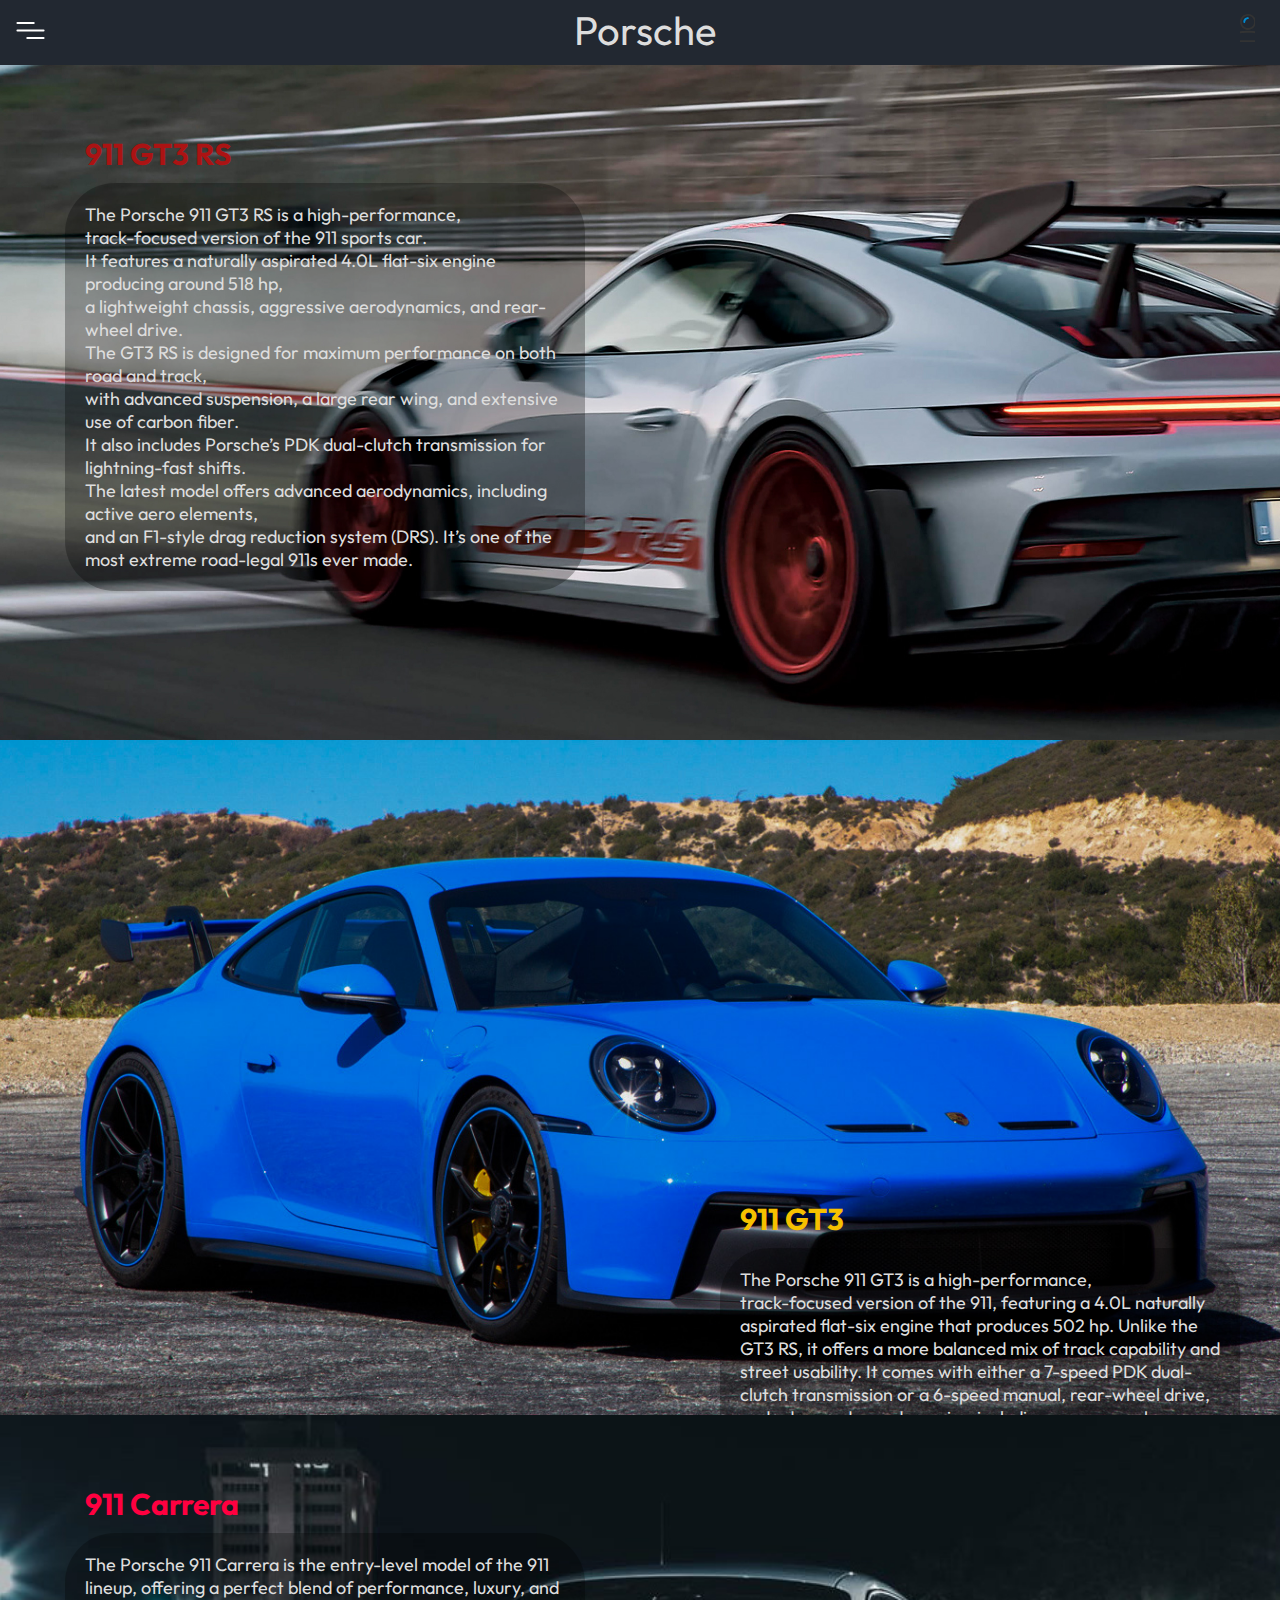
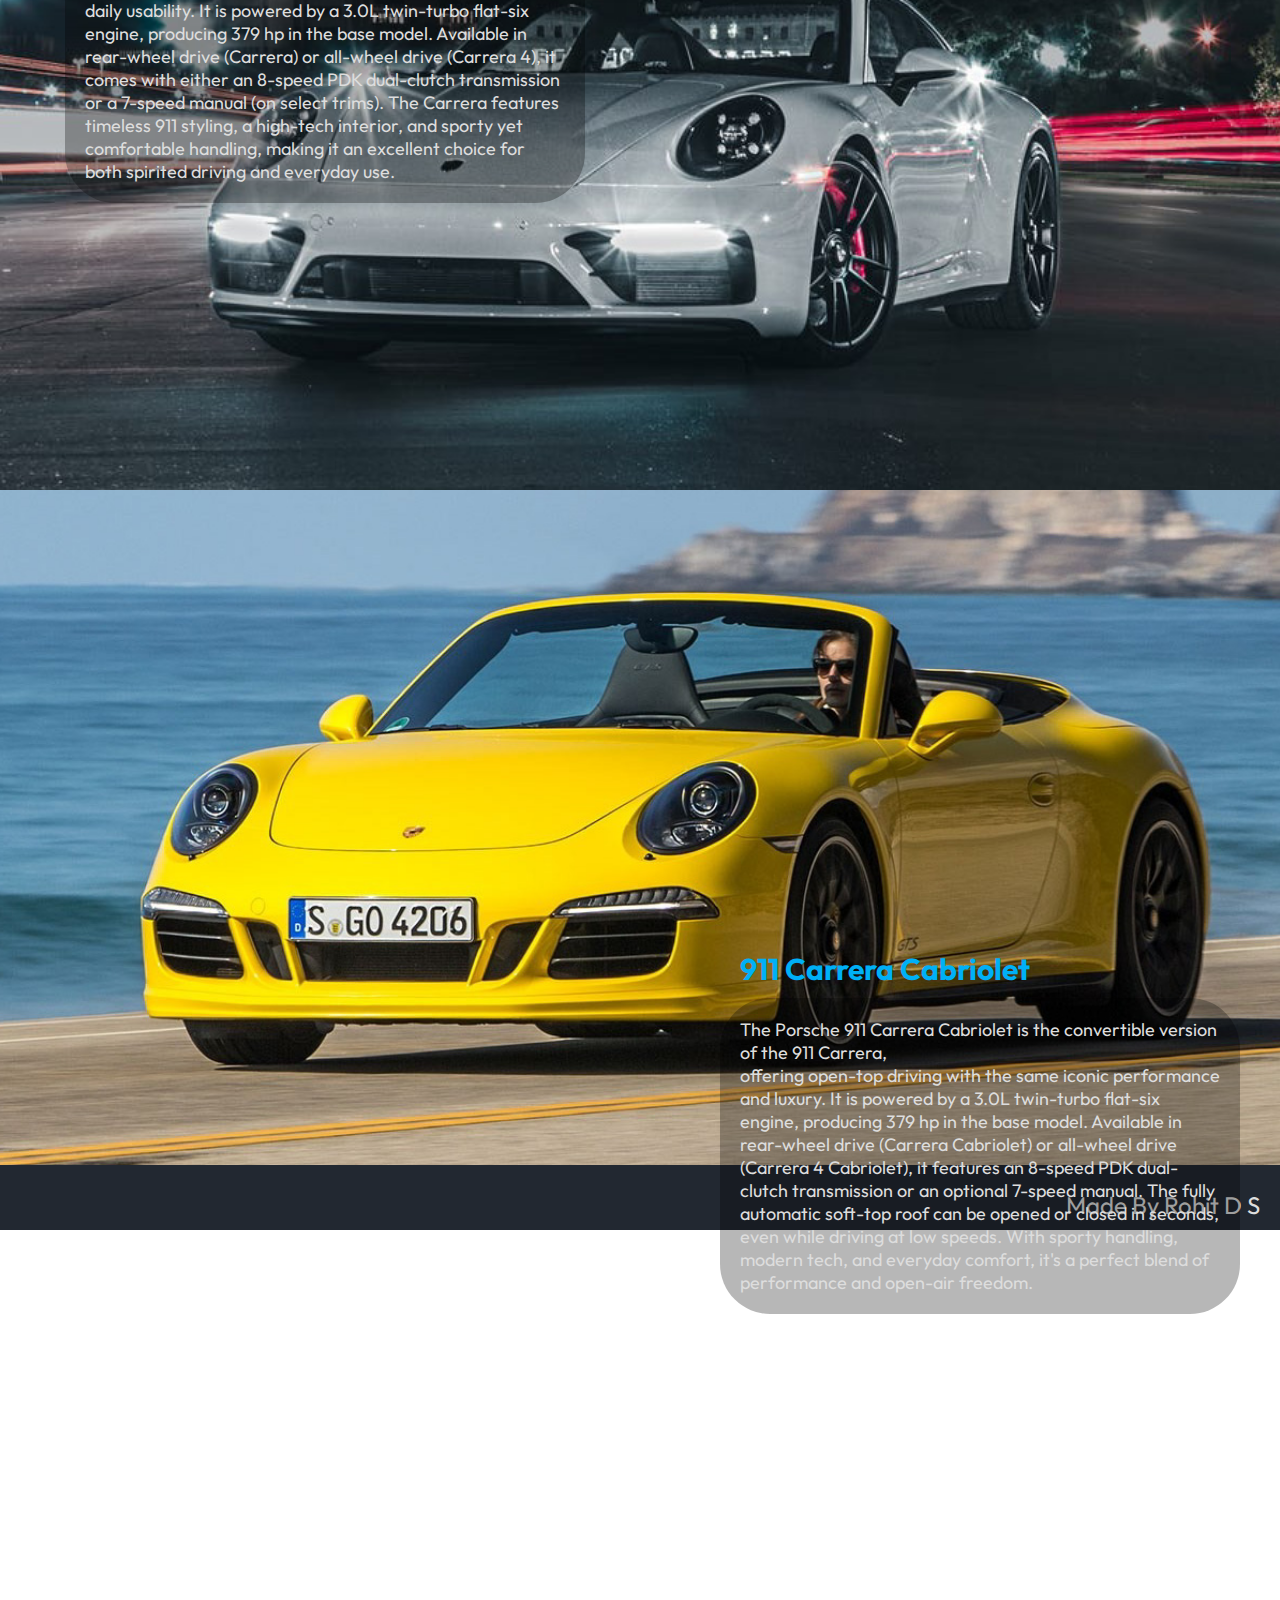
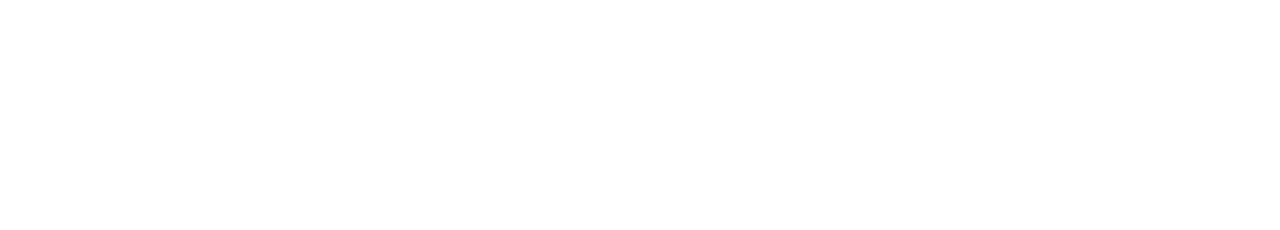
<file: index.html>
<!DOCTYPE html>
<html lang="en">
<head>
    <meta charset="UTF-8">
    <meta name="viewport" content="width=device-width, initial-scale=1.0">
    <title>Porsche</title>
    <link rel="stylesheet" href="styles.css">
    <link rel="stylesheet" href="styles/Side-Bar.css">
    <link rel="stylesheet" href="styles/Drop-Down.css">
    <link rel="preconnect" href="https://fonts.googleapis.com">
    <link rel="preconnect" href="https://fonts.gstatic.com" crossorigin>
    <link href="https://fonts.googleapis.com/css2?family=Outfit:wght@100..900&display=swap" rel="stylesheet">
</head>

<nav class=" navbar-expand-lg bg-body-tertiary">
    <div class="NavBar">
        <div class="Nav-left ">
            <img src="src\svg-files\burger-menu-svgrepo-com (2).svg" alt="Menu" class="Menu">
        </div>
        <div class="Nav-middle">
            <a href="#"><p class="Heading ">Porsche</p></a>
        </div>
        <div class="Nav-right">
            <img src="src\svg-files\reshot-icon-user-QLCUYJBKM3.svg" alt="User" class="Nav-svg">
        </div>
    </div>
</nav>

<nav class="Sidebar-Main">
    <div class="Side-Bar-Content">
        <div class="Header">
            <h1 class="Side-Bar-Heading">Models</h1>
            <button class="Closing-Button"><img class="X-Button" src="src\svg-files\cross-circle-svgrepo-com.svg" alt=""></button>
        </div>
        <div class="Options">
            <ul class="items">
                <li><button class="Drop-Down-Button"><h2 class="Cars NineEleven">911 Series</h2></button></li>
                <div class="sub-menu-911">
                    <div class="911Varients">
                        <a href="pages/Car-Models/911-Series/911GT3RS.html"><p class="GT3RS">911 GT3 RS</p></a>
                        <a href="pages/Car-Models/911-Series/911GT3.html"><p class="GT3">911 GT3</p></a>
                        <a href="pages/Car-Models/911-Series/911CARRERA.html"><p class="Carrera">911 Carrera</p></a>
                        <a href="pages/Car-Models/911-Series/911TURBO.html"><p class="911 Turbo">911 Turbo</p></a>
                    </div>
                </div>
                <li><button class="Drop-Down-Button"><h2 class="Cars SevenOneEight">718 Series</h2></button></li>
                <div class="sub-menu-718">
                    <a href="pages/Car-Models/718-Series/718GT4RS.html"><p class="GT4RS">718 Cayman GT4 RS</p></a>
                    <a href="pages/Car-Models/718-Series/718SPYDER.html"><p class="Spyder RS">718 Spyder RS </p></a>
                    <a href="pages/Car-Models/718-Series/718BOXTER.html"><p class="Boxter">718 Boxter</p></a>
                    <a href="pages/Car-Models/718-Series/718CAYMANS.html"><p class="Cayman">718 Cayman</p></a>
                </div>
                <li><button class="Drop-Down-Button"><a href="pages/Car-Models/TAYCAN.html"><h2 class="Cars Taycan">Taycan Series</h2></a></button></li>
                <li><button class="Drop-Down-Button"><a href="pages/Car-Models/PANAMERA.html"><h2 class="Cars Panamera">Panamera</h2></a></button></li>
                <li><button class="Drop-Down-Button"><a href="pages/Car-Models/MACAN.html"><h2 class="Cars Macan">Macan Series</h2></a></button></li>
                <li><button class="Drop-Down-Button"><a href="pages/Car-Models/CAYENNE.html"><h2 class="Cars Cayenne">Cayenne Series</h2></a></button></li>
            </ul>
        
            <ul class="items">
                <li><a href="#" class="items"><p>ShoppingTools</p></a></li>
                <li><a href="pages/About.html" class="items"><p>Services</p></a></li>
                <li><a href="pages/Contact.html" class="items"><p>Experience</p></a></li>
            </ul>
        </div>
    </div>
</nav>

<body>
    <div class="Main-Body">
        <section class="container-odd">
            <img src="src\images\911-gt3-rs-desktop_edited.jpg" alt="">
            <section class="Slide-One">
                <h1 class="Label-One">911 GT3 RS</h1>
                <p class="Info-text One">The Porsche 911 GT3 RS is a high-performance,
                    <br>track-focused version of the 911 sports car. 
                    <br>It features a naturally aspirated 4.0L flat-six engine producing around 518 hp, 
                    <br>a lightweight chassis, aggressive aerodynamics, and rear-wheel drive. 
                    <br>The GT3 RS is designed for maximum performance on both road and track, 
                    <br>with advanced suspension, a large rear wing, and extensive use of carbon fiber. 
                    <br>It also includes Porsche’s PDK dual-clutch transmission for lightning-fast shifts.
                    <br>The latest model offers advanced aerodynamics, including active aero elements,
                    <br>and an F1-style drag reduction system (DRS). It’s one of the most extreme road-legal 911s ever made.
                </p>
            </section>
        </section>

        <section class="container-even">
            <img src="src\images\kV59_porsche911carrera_100789588_h_edited_edited.jpg" alt="">
            <section class="Slide-Two">
                <h1 class="Label-Two">911 GT3 </h1>
                <p class="Info-text One">The Porsche 911 GT3 is a high-performance, 
                    <br>track-focused version of the 911, 
                    featuring a 4.0L naturally aspirated flat-six engine that produces 502 hp.
                    Unlike the GT3 RS, it offers a more balanced mix of track capability and street usability. 
                    It comes with either a 7-speed PDK dual-clutch transmission or a 6-speed manual,
                    rear-wheel drive, and advanced aerodynamics, including a swan-neck rear wing. 
                    <br>The GT3 also features lightweight materials, track-tuned suspension, and rear-wheel steering, 
                    making it one of the most engaging and precise 911 models for both road and circuit driving.
                </p>
            </section>
        </section>

        <section class="container-odd">
            <img src="src\images\62866f7e577b8a0018279b8c_edited.jpg" alt="">
            <section class="Slide-One">
                <h1 class="Label-Three">911 Carrera</h1>
                <p class="Info-text One">The Porsche 911 Carrera is the entry-level model of the 911 lineup, 
                    offering a perfect blend of performance, luxury, and daily usability.
                    It is powered by a 3.0L twin-turbo flat-six engine, producing 379 hp in the base model.
                    Available in rear-wheel drive (Carrera) or all-wheel drive (Carrera 4),
                    it comes with either an 8-speed PDK dual-clutch transmission or a 7-speed manual (on select trims). 
                    The Carrera features timeless 911 styling, a high-tech interior, and sporty yet comfortable handling, 
                    making it an excellent choice for both spirited driving and everyday use.
                </p>
            </section>
        </section>

        <section class="container-even">
            <img src="src\images\porsche991gtscabrio2_edited.jpg" alt="">
            <section class="Slide-Two">
                <h1 class="Label-Four">911 Carrera Cabriolet</h1>
                <p class="Info-text One">The Porsche 911 Carrera Cabriolet is the convertible version of the 911 Carrera, 
                    <br>offering open-top driving with the same iconic performance and luxury. 
                    It is powered by a 3.0L twin-turbo flat-six engine, producing 379 hp in the base model. 
                    Available in rear-wheel drive (Carrera Cabriolet) or all-wheel drive (Carrera 4 Cabriolet), 
                    it features an 8-speed PDK dual-clutch transmission or an optional 7-speed manual. 
                    The fully automatic soft-top roof can be opened or closed in seconds, even while driving at low speeds. 
                    With sporty handling, modern tech, and everyday comfort, it's a perfect blend of performance and open-air freedom.
                </p>
            </section>
        </section>
    </div>
    <script src="script.js" charset="UTF-8"></script>
</body>

<footer class="Footer">
    <p class="Footer-Title">Made By Rohit D S</p>
</footer>

</html>
</file>
<file: styles.css>
*{
    padding: 0;
    margin: 0;
    box-sizing:border-box;
}

.NavBar{
    display: flex;
    height: 65px;
    flex-direction: row;
    align-items: center ;
    justify-content:space-between;
    padding-bottom: 5px;
    background-color: #222831;
}

/*.Nav-left{
}*/

.Menu {
    padding-top: 5px;
    height: 50px;
    width: 50px;
    padding-left: 10px;
    cursor: pointer;
}

.Nav-List{
    display: flex;
    flex-direction: row;    
}

#Nav-List{
    color: white;
    font-family:'Outfit','Segoe UI', Tahoma, Geneva, Verdana, sans-serif;
    margin: 10px;
    list-style-type: none;
    font-size: 20px;
    margin-top: 5px;
}

.Nav-svg{
    height: 30px;
    width: 30px ;
    padding-right: 15px;
}

.Heading{
    display: inline;
    font-family:'Outfit','Segoe UI', Tahoma, Geneva, Verdana, sans-serif;
    font-size: 40px;
    color: #DDDDDD;
    text-shadow: 10px;
}

.Nav-middle{
    display: inline;
}

.Nav-right{
    display: inline;
    padding-right: 10px;
}

h1,h2,h3,h4{
    margin-bottom: 10px;
    font-family:'Outfit','Segoe UI', Tahoma, Geneva, Verdana, sans-serif;
}

p{
    margin-bottom: 10px;
    font-family:'Outfit','Segoe UI', Tahoma, Geneva, Verdana, sans-serif;
    font-size:18px;
}


.Slide-One{
    position:absolute;
    top: 50px;
    left: 45px;
    padding: 20px;
    display: flex;
    flex-direction: column;
    text-align: justify;
    height: 100vh;
    min-width: 560px;
    width: 40vw;
    justify-content: left;
    justify-items: left;
}

.container-odd{
    position: relative;
    height: 75vh;
}

img{
    padding-top: 0px;
    height:75vh;
    max-width: 100%;
    object-fit: cover;
}

.Info-text{
    color: #DDDDDD;
    background-color: rgba(0, 0, 0, 0.284);
    border-radius: 50px;
    padding: 20px;
    text-align: left;
}

.Label-One{
    padding-left: 20px;
    font-size: 30px;
    color: rgb(171, 19, 19);
}

.container-even{
    position: relative;
    height: 75vh;
}

.Slide-Two{
    position:absolute;
    top: 440px;
    right: 20px;
    padding: 20px;
    display: flex;
    flex-direction: column;
    text-align: justify;
    height: 100vh;
    min-width: 560px;
    width: 40vw;
    justify-content: left;
    justify-items: left;
}

.Label-Two{
    padding-left: 20px;
    font-size: 30px;
    color: #f6c100;
}

.Label-Three{
    padding-left: 20px;
    font-size: 30px;
    color: #ff0040;
}

.Label-Four{
    padding-left: 20px;
    font-size: 30px;
    color: #00b0f6;
}

.Footer{
    height: 65px;
    background-color:#222831;
    display: flex;
    flex-direction: row;
    justify-content: end;
    align-items: end;
}

.Footer-Title{
    color: #DDDDDD;
    padding-right: 20px;
    font-size: x-large;
}
</file>
<file: styles/Side-Bar.css>
.Side-Bar-Content {
    position: fixed;
    top: 0;
    left: 0;
    background:#222831;
    width: 100%;
    height: 100%;
    transition: all 0.5s linear;
    transform: translate(-100%);
    font-family: 'Outfit','Segoe UI', Tahoma, Geneva, Verdana, sans-serif;
    z-index: 1000;
}

.Side-Bar-Heading{
    padding-top: 20px;
    padding-left: 10px;
    color:#F05454;
}

.X-Button{
    height: 40px;
}

.Closing-Button{
    padding-top: 3px;
    background-color: #222831;
    border-color: #222831;
    border-radius: 10px;
    border-style: solid;
    cursor: pointer;
    height: 60px;
    width: 60px;
    transition: all 0.4s linear;
}


.show-sidebar {
   transform: translate(0);
}

.Header{
    display: flex;
    flex-direction: row;
    justify-content: space-between;
    font-size: 25px;
    padding: 10px;
}

@media (min-width: 676px) {
    .Side-Bar-Content {
      width: 400px;
    }
}

.items{
    font-size: 24px;
    padding-left: 20px;
    list-style:none ;
    color:#F05454;
    text-decoration: none;
}

h2{
    font-size: 28px;
    font-weight: 400;
    color: #DDDDDD;
    
}

.Cars{
    padding-top: 10px;
}

.Options{
    display: flex;
    flex-direction: column;
    justify-content: space-around;
}
</file>
<file: styles/Drop-Down.css>
.Drop-Down-Button{
    background-color: #222831;
    border-style: solid;
    border-radius: 15px;
    border-color: #222831;
    cursor: pointer;
    margin: 0;
    padding: 0;
}

a{
    text-decoration: none;
    color: #F05454;
}

.sub-menu-911 {
    max-height: 0px;
    overflow: hidden;
    transition: max-height 0.5s;
}

.sub-menu-718{
    max-height: 0px;
    overflow: hidden;
    transition: max-height 0.5s;
}

.open-menu{
    max-height: 200px;
}
</file>
